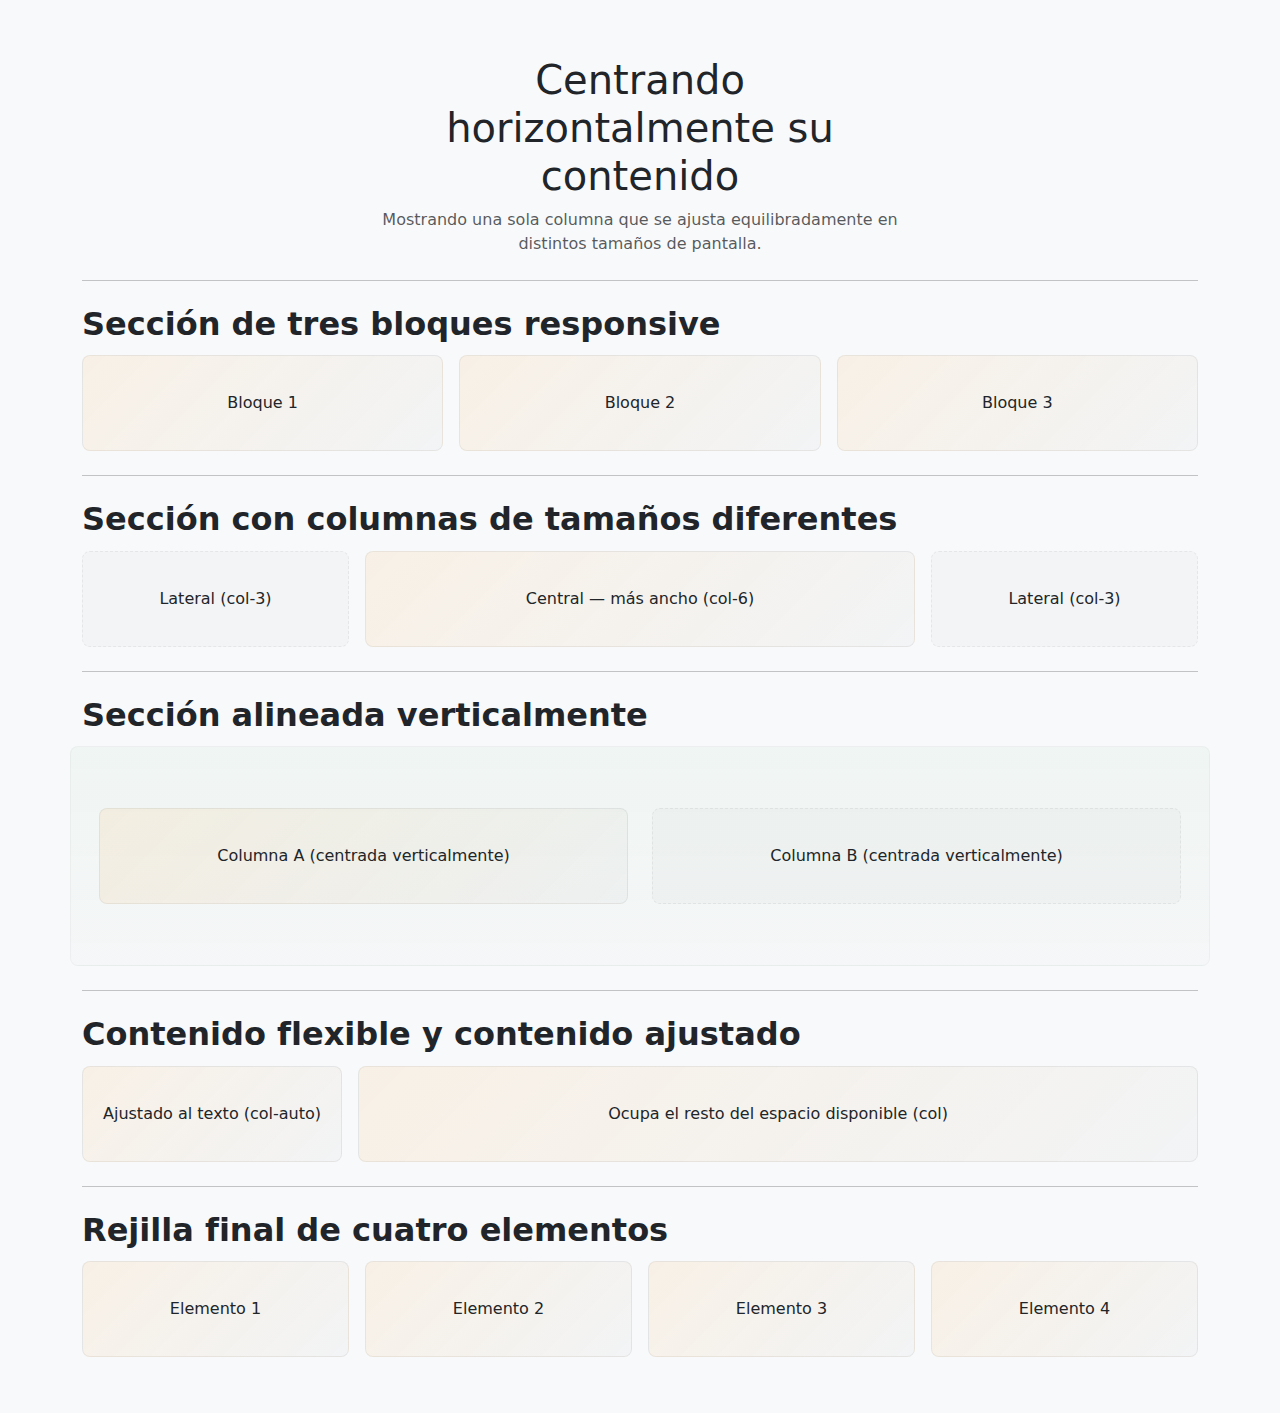
<file: boostrap1/index.html>
<!-- Archivo: layout_practica.html -->
<!doctype html>
<html lang="es">

<head>
    <meta charset="utf-8" />
    <meta name="viewport" content="width=device-width, initial-scale=1" />
    <title>Layout - Práctica Bootstrap</title>

    <!-- Bootstrap CSS (CDN) -->
    <link href="https://cdn.jsdelivr.net/npm/bootstrap@5.3.3/dist/css/bootstrap.min.css" rel="stylesheet">

    <style>
        /* Estilos simples para bloques visuales */
        .block {
            background: linear-gradient(135deg, rgba(255, 145, 0, 0.08), rgba(108, 117, 125, 0.04));
            border: 1px solid rgba(0, 0, 0, 0.06);
            padding: 1.25rem;
            border-radius: .5rem;
            min-height: 6rem;
            display: flex;
            align-items: center;
            justify-content: center;
            text-align: center;
        }

        .block-ghost {
            background: rgba(0, 0, 0, 0.02);
            border: 1px dashed rgba(5, 3, 3, 0.06);
        }

        .section-title {
            font-weight: 600;
            margin-bottom: .75rem;
        }

        /* Para la fila de altura fija (sección 4) */
        .fixed-row {
            height: 220px;
            background: linear-gradient(180deg, rgba(40, 167, 69, 0.04), rgba(108, 117, 125, 0.02));
            border-radius: .5rem;
            border: 1px solid rgba(0, 0, 0, 0.03);
            padding: 1rem;
        }

        body {
            padding: 2rem;
            background: #f8f9fa;
        }
    </style>
</head>

<body>

    <div class="container">

        <!-- 1. Encabezado centrado -->
        <header class="my-4">
            <!-- Col única, centrada horizontalmente; más estrecha en pantallas grandes y más ancha en pequeñas -->
            <div class="row">
                <div class="col-12 col-lg-8 col-xl-6 mx-auto text-center">
                    <h1 class="mb-2">Centrando horizontalmente su contenido</h1>
                    <p class="text-muted mb-0">Mostrando una sola columna que se ajusta equilibradamente en distintos
                        tamaños de pantalla.</p>
                </div>
            </div>
        </header>

        <hr />

        <!-- 2. Sección de tres bloques responsive -->
        <section class="my-4">
            <h2 class="section-title">Sección de tres bloques responsive</h2>
            <div class="row g-3">
                <!-- En pantallas pequeñas (col-12) uno debajo de otro;
             en md (>=768px) dos por fila (col-md-6);
             en lg (>=992px) tres en una fila (col-lg-4) -->
                <div class="col-12 col-md-6 col-lg-4">
                    <div class="block">Bloque 1</div>
                </div>
                <div class="col-12 col-md-6 col-lg-4">
                    <div class="block">Bloque 2</div>
                </div>
                <div class="col-12 col-md-6 col-lg-4">
                    <div class="block">Bloque 3</div>
                </div>
            </div>
        </section>

        <hr />

        <!-- 3. Sección con columnas de tamaños diferentes -->
        <section class="my-4">
            <h2 class="section-title">Sección con columnas de tamaños diferentes</h2>
            <div class="row g-3">
                <!-- Combinación fija (suma = 12). Usamos col-3 / col-6 / col-3
             (comportamiento NO cambia con el tamaño de pantalla) -->
                <div class="col-3">
                    <div class="block block-ghost">Lateral (col-3)</div>
                </div>
                <div class="col-6">
                    <div class="block">Central — más ancho (col-6)</div>
                </div>
                <div class="col-3">
                    <div class="block block-ghost">Lateral (col-3)</div>
                </div>
            </div>
        </section>

        <hr />

        <!-- 4. Sección alineada verticalmente -->
        <section class="my-4">
            <h2 class="section-title">Sección alineada verticalmente</h2>
            <!-- Usamos align-items-center para centrar verticalmente el contenido de las columnas.
           La fila tiene altura fija mediante la clase .fixed-row -->
            <div class="row fixed-row align-items-center">
                <div class="col-6">
                    <div class="block">Columna A (centrada verticalmente)</div>
                </div>
                <div class="col-6">
                    <div class="block block-ghost">Columna B (centrada verticalmente)</div>
                </div>
            </div>
        </section>

        <hr />

        <!-- 5. Sección con contenido flexible y contenido ajustado -->
        <section class="my-4">
            <h2 class="section-title">Contenido flexible y contenido ajustado</h2>
            <div class="row g-3">
                <!-- col-auto se ajusta exactamente al texto; col ocupa el resto -->
                <div class="col-auto">
                    <div class="block">Ajustado al texto (col-auto)</div>
                </div>
                <div class="col">
                    <div class="block">Ocupa el resto del espacio disponible (col)</div>
                </div>
            </div>
        </section>

        <hr />

        <!-- 6. Rejilla final de cuatro elementos -->
        <section class="my-4">
            <h2 class="section-title">Rejilla final de cuatro elementos</h2>
            <!-- row con gap uniforme (g-3).
           En pantallas pequeñas: col-12 (1 por fila)
           En pantallas medianas: col-md-6 (2 por fila)
           En pantallas grandes: col-lg-3 (4 por fila) -->
            <div class="row g-3">
                <div class="col-12 col-md-6 col-lg-3">
                    <div class="block">Elemento 1</div>
                </div>
                <div class="col-12 col-md-6 col-lg-3">
                    <div class="block">Elemento 2</div>
                </div>
                <div class="col-12 col-md-6 col-lg-3">
                    <div class="block">Elemento 3</div>
                </div>
                <div class="col-12 col-md-6 col-lg-3">
                    <div class="block">Elemento 4</div>
                </div>
            </div>
        </section>

    </div>

    <!-- Bootstrap JS (opcional: para componentes JS si se usan) -->
    <script src="https://cdn.jsdelivr.net/npm/bootstrap@5.3.3/dist/js/bootstrap.bundle.min.js"></script>
</body>

</html>
</file>
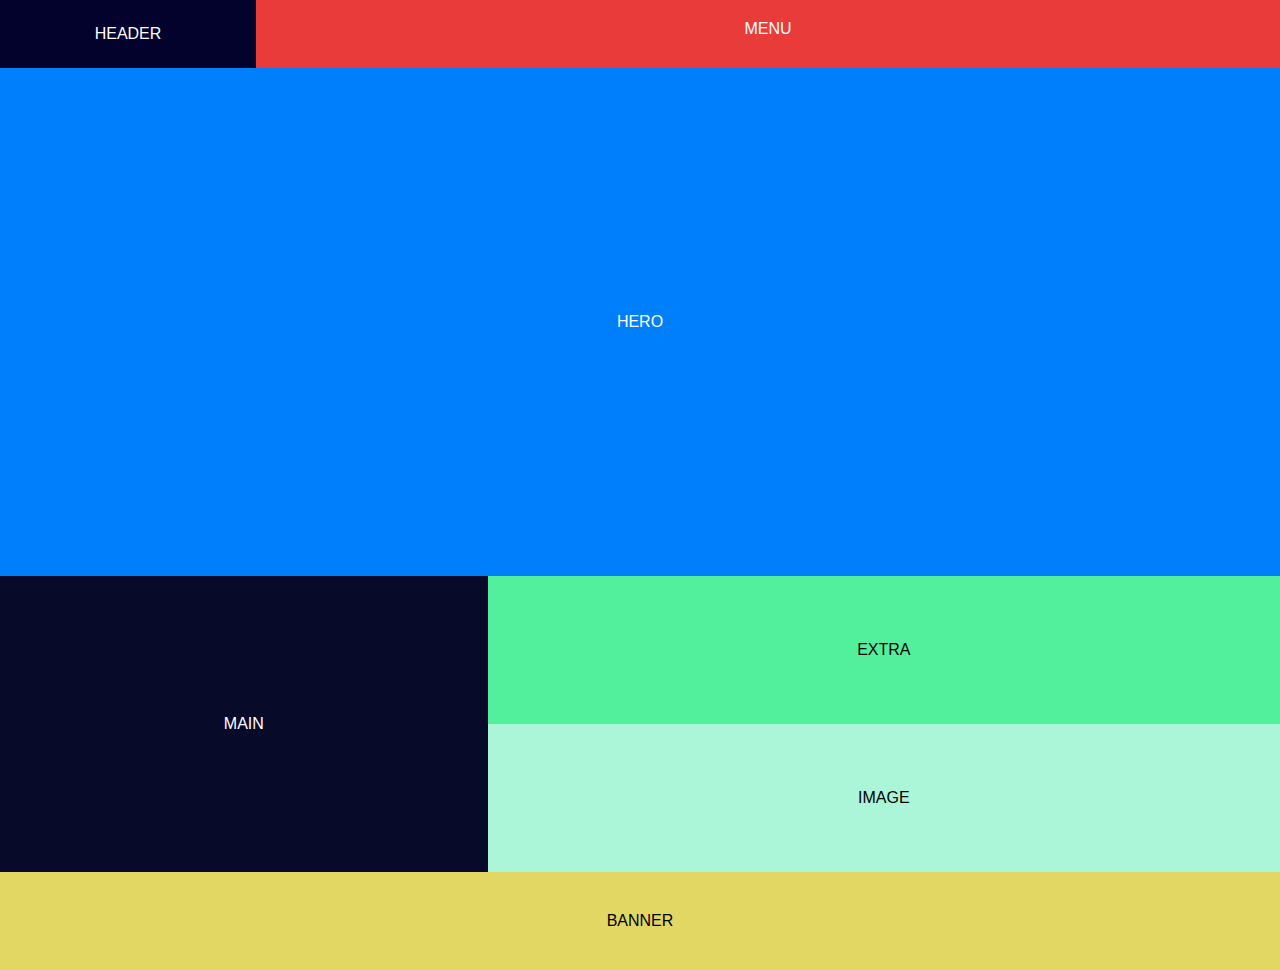
<file: diseño_flex/index.html>
<!DOCTYPE html>
<html lang="en">
<head>
    <meta charset="UTF-8">
    <meta name="viewport" content="width=device-width, initial-scale=1.0">
    <title>Diseño de flex - Ray</title>
    <link rel="stylesheet" href="style.css">
</head>
<body>
    <div class="bloque-superior">
        <header>HEADER</header>
        <nav class="menu-desktop">MENU</nav>
    </div>

    <div class="hero">
        HERO
    </div>

    <div class="bloque-principal">
        <nav class="menu-tablet">MENU</nav>
        <div class="bloque-secundario">
            <main>
                MAIN
            </main>
            <div class="banner">BANNER</div>
            <div class="bloque-tercero">
                <div class="extra">EXTRA</div>
                <div class="image">IMAGE</div>
            </div>
        </div>
        <div class="banner-desktop">BANNER</div>
    </div>
</body>
</html>
</file>
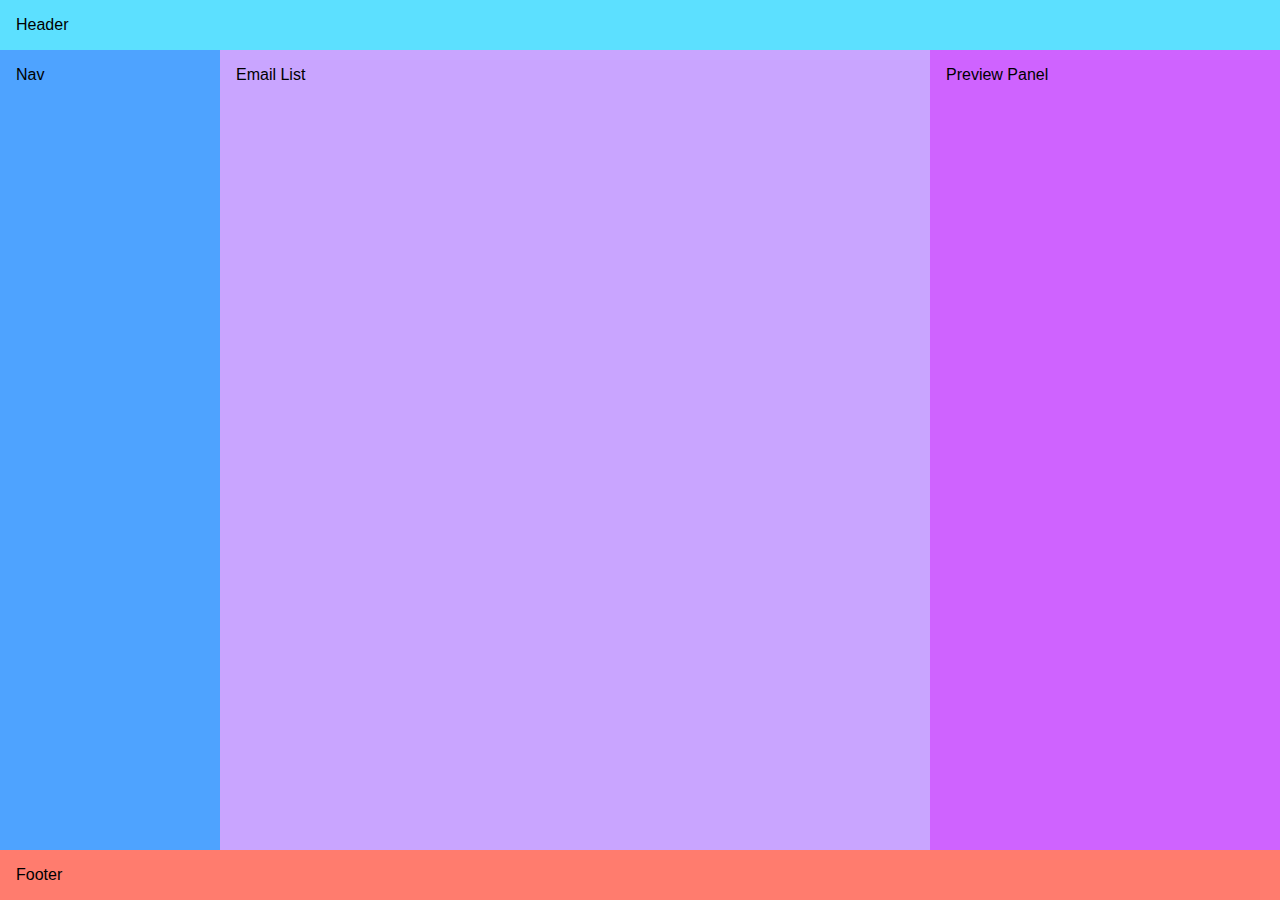
<file: grid/index.html>
<!DOCTYPE html>
<html lang="es">
<head>
    <meta charset="UTF-8">
    <meta name="viewport" content="width=device-width, initial-scale=1.0">
    <title>Email Layout Grid</title>
    <link rel="stylesheet" href="style.css">
</head>
<body>
    
    <header>Header</header>
    <nav>Nav</nav>
    <main>Email List</main>
    <aside>Preview Panel</aside>
    <footer>Footer</footer>

</body>
</html>
</file>
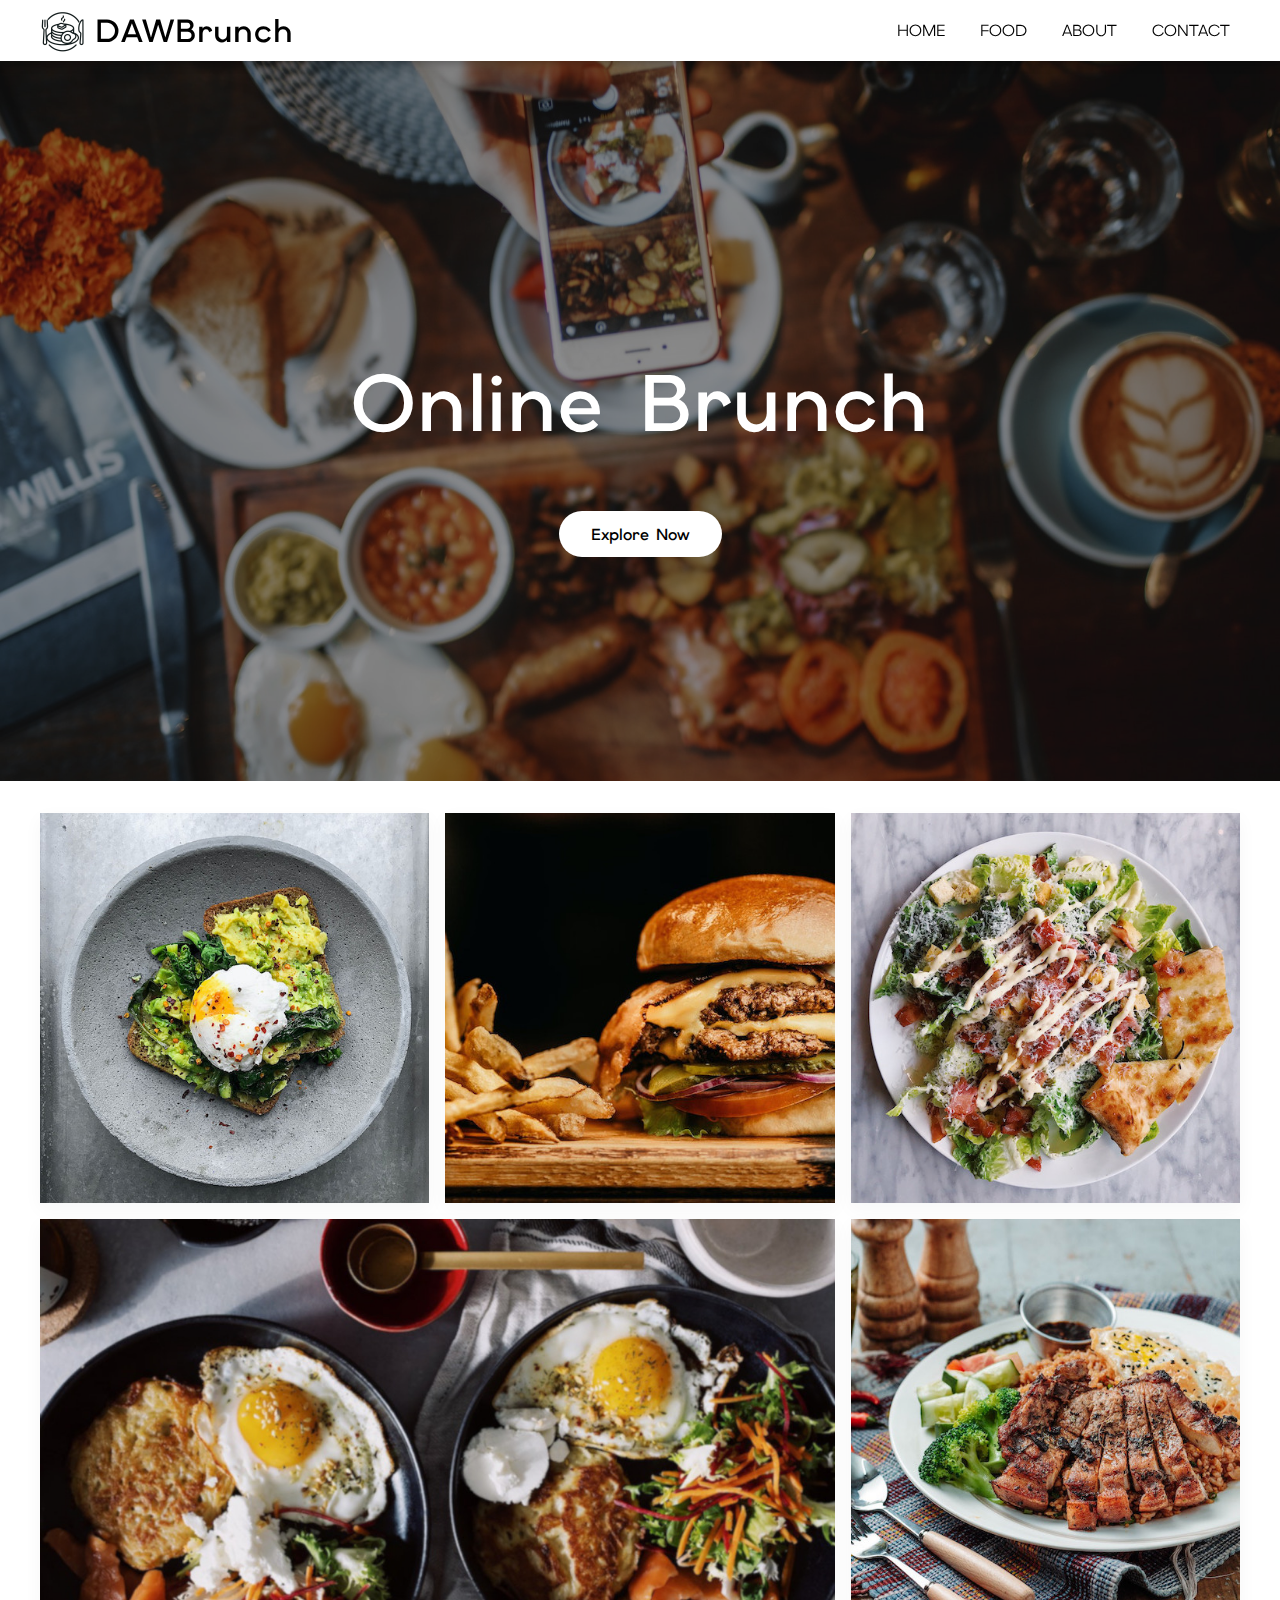
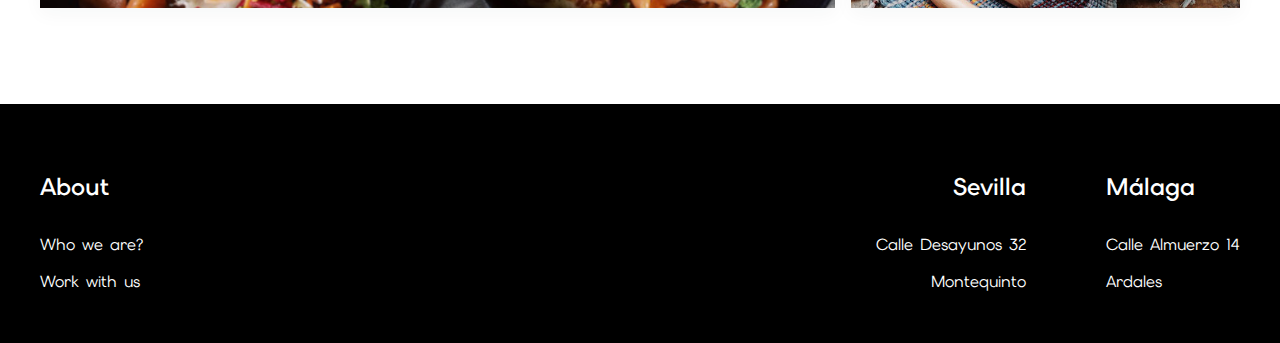
<file: RayPalmaM_examen_UD2/index.html>
<!DOCTYPE html>
<html lang="es">
    <head>
        <meta charset="utf-8" />
        <meta name="viewport" content="width=device-width,initial-scale=1" />
        <title>DAWBrunch - Ray Palma M</title>
        <link rel="stylesheet" href="style.css" />
    </head>
    <body>
        <header>
            <div class="container header-inner">
                <div class="brand">
                    <img class="brand-logo" width="45px" src="images/brunchLogoBlanco.png" alt=""> <h1>DAWBrunch</h1>
                </div>

                <nav>
                    <ul>
                        <li><a href="#home">HOME</a></li>
                        <li><a href="#">FOOD</a></li>
                        <li><a href="#">ABOUT</a></li>
                        <li><a href="#">CONTACT</a></li>
                    </ul>
                </nav>
            </div>
        </header>

        <main id="home">
            <section class="hero">
                <div class="hero-content container">
                    <h2 class="title">Online Brunch</h2>
                    
                    <div class="hero-actions">
                        <a href="#explore" class="btn">Explore Now</a>
                    </div>
                </div>
            </section>

            <section id="explore" class="container">
                <div class="grid-fotos">
                    <div class="card">
                        <img src="images/food-1.jpg"/>
                    </div>

                    <div class="card">
                        <img src="images/food-2.jpg"/>
                    </div>

                    <div class="card">
                        <img src="images/food-3.jpg"/>
                    </div>

                    <div class="card">
                        <img src="images/food-banner.jpg"/>
                    </div>

                    <div class="card">
                        <img src="images/food-5.jpg"/>
                    </div>
                </div>
            </section>
        </main>

        <footer>
            <div class="container footer-inner">
                <div class="footer-brand">
                    <h4>About</h4>
                    <p>Who we are?</p>
                    <p>Work with us</p>
                </div>

                <div class="footer-contacts-container">
                    <div class="footer-contacts-1">
                        <h4>Sevilla</h4>
                        <p>Calle Desayunos 32</p>
                        <p>Montequinto</p>
                    </div>

                    <div class="footer-contacts-2">
                        <h4>Málaga</h4>
                        <p>Calle Almuerzo 14</p>
                        <p>Ardales</p>
                    </div>
                </div>
            </div>
        </footer>
    </body>
</html>
</file>
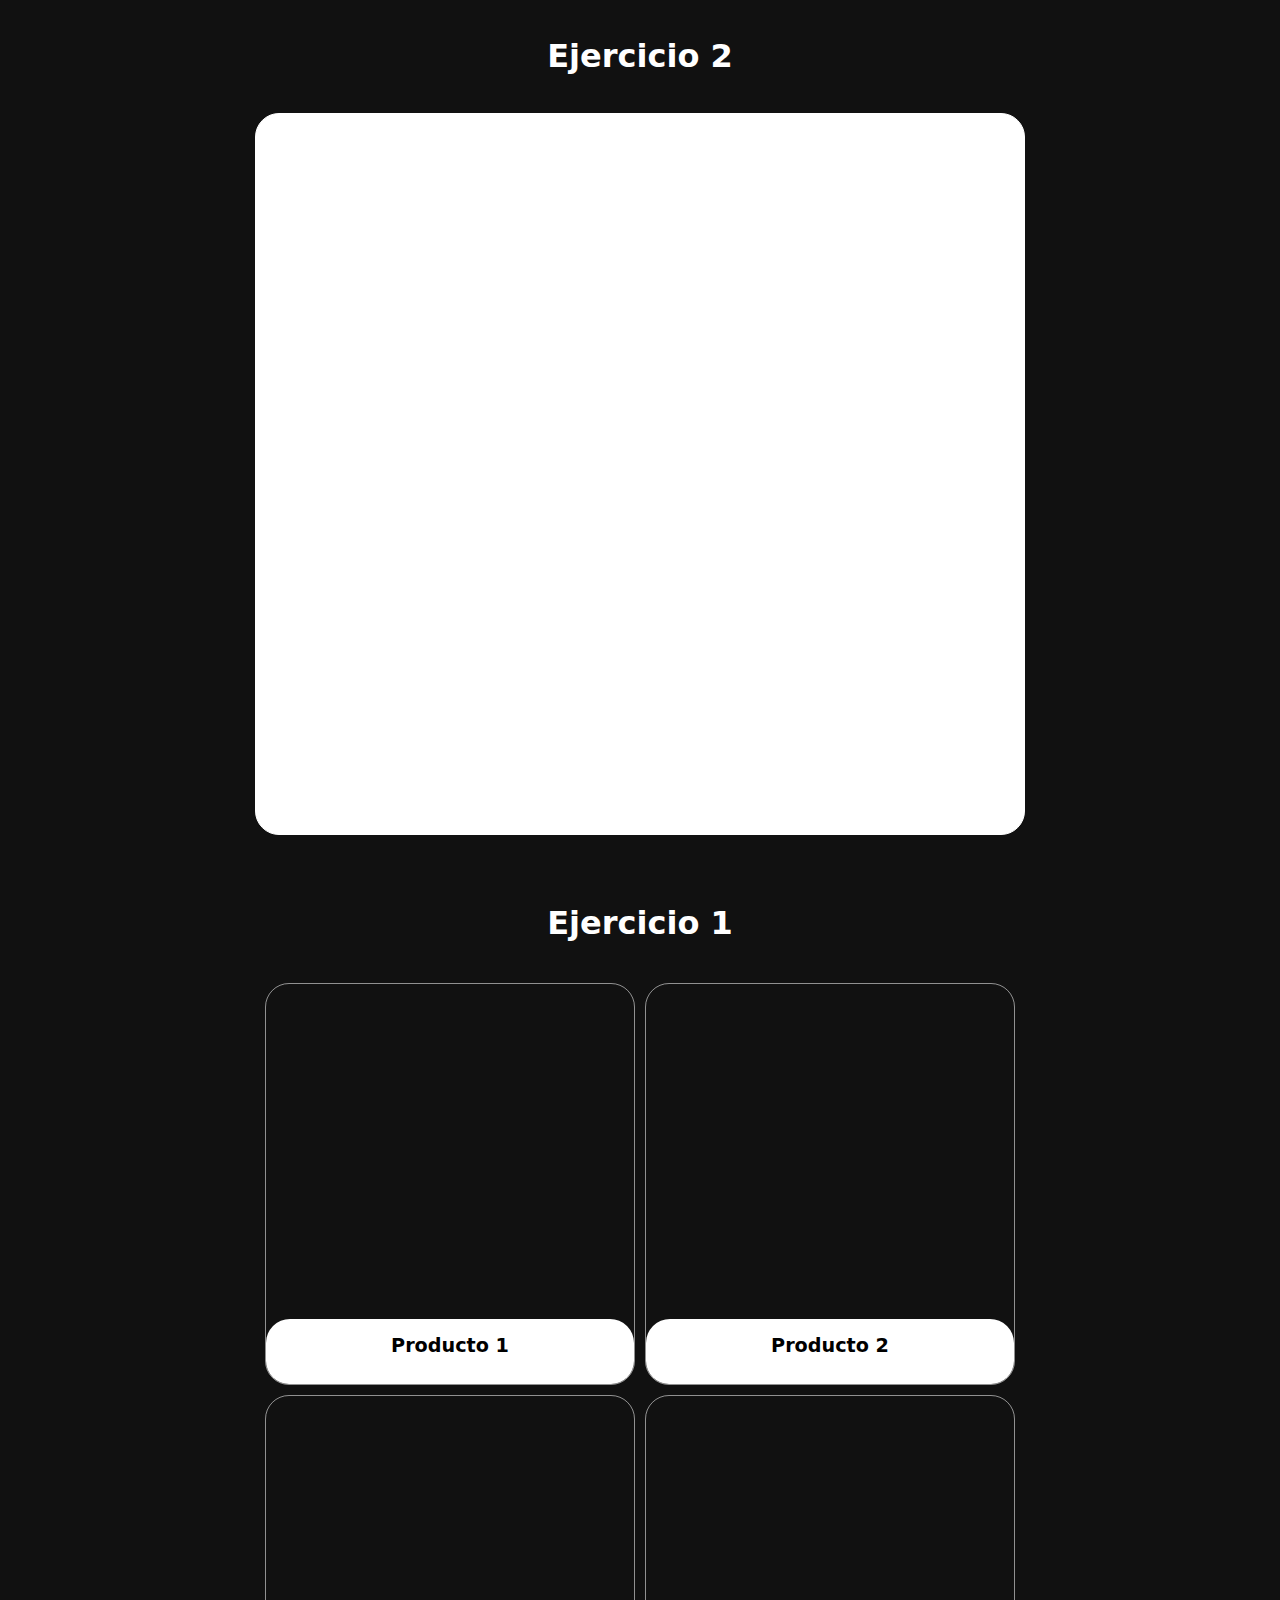
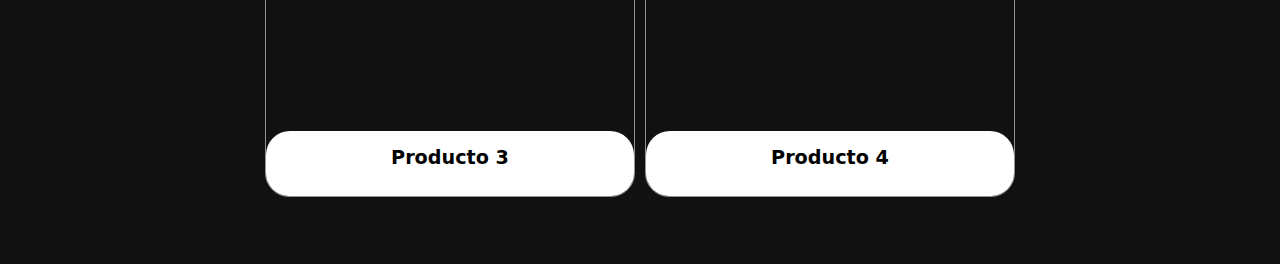
<file: transiciones_y_animaciones/index.html>
<!DOCTYPE html>
<html lang="es">

<head>
    <meta charset="UTF-8">
    <title>Ray Palma | Transiciones y animaciones</title>
    <link rel="stylesheet" href="style.css">
</head>

<body>

    <main>
        <h1 class="title">Ejercicio 2</h1>
        <div id="grid">
            <div class="left"></div>
            <div class="center"></div>
            <div class="right"></div>
        </div>

        <section class="ej1">
            <h1 class="title">Ejercicio 1</h1>
            <div class="products-grid">
                <article class="card">
                    <div class="card-content">
                        <h2>Producto 1</h2>
                        <p>Subtítulo del producto 1: Lorem ipsum dolor sit amet consectetur adipisicing elit. Facilis excepturi suscipit, voluptate corrupti nihil minus commodi doloribus. Dolorem, optio corrupti eveniet consectetur, tempore neque fuga eos, sunt laborum atque amet.</p>
                    </div>
                </article>
                <article class="card">
                    <div class="card-content">
                        <h2>Producto 2</h2>
                        <p>Subtítulo del producto 2: Lorem ipsum dolor sit amet consectetur adipisicing elit. Facilis excepturi suscipit, voluptate corrupti nihil minus commodi doloribus. Dolorem, optio corrupti eveniet consectetur, tempore neque fuga eos, sunt laborum atque amet.</p>
                    </div>
                </article>
                <article class="card">
                    <div class="card-content">
                        <h2>Producto 3</h2>
                        <p>Subtítulo del producto 3: Lorem ipsum dolor sit amet consectetur adipisicing elit. Facilis excepturi suscipit, voluptate corrupti nihil minus commodi doloribus. Dolorem, optio corrupti eveniet consectetur, tempore neque fuga eos, sunt laborum atque amet.</p>
                    </div>
                </article>
                <article class="card">
                    <div class="card-content">
                        <h2>Producto 4</h2>
                        <p>Subtítulo del producto 4: Lorem ipsum dolor sit amet consectetur adipisicing elit. Facilis excepturi suscipit, voluptate corrupti nihil minus commodi doloribus. Dolorem, optio corrupti eveniet consectetur, tempore neque fuga eos, sunt laborum atque amet.</p>
                    </div>
                </article>
            </div>
        </section>
    </main>
</body>

</html>
</file>
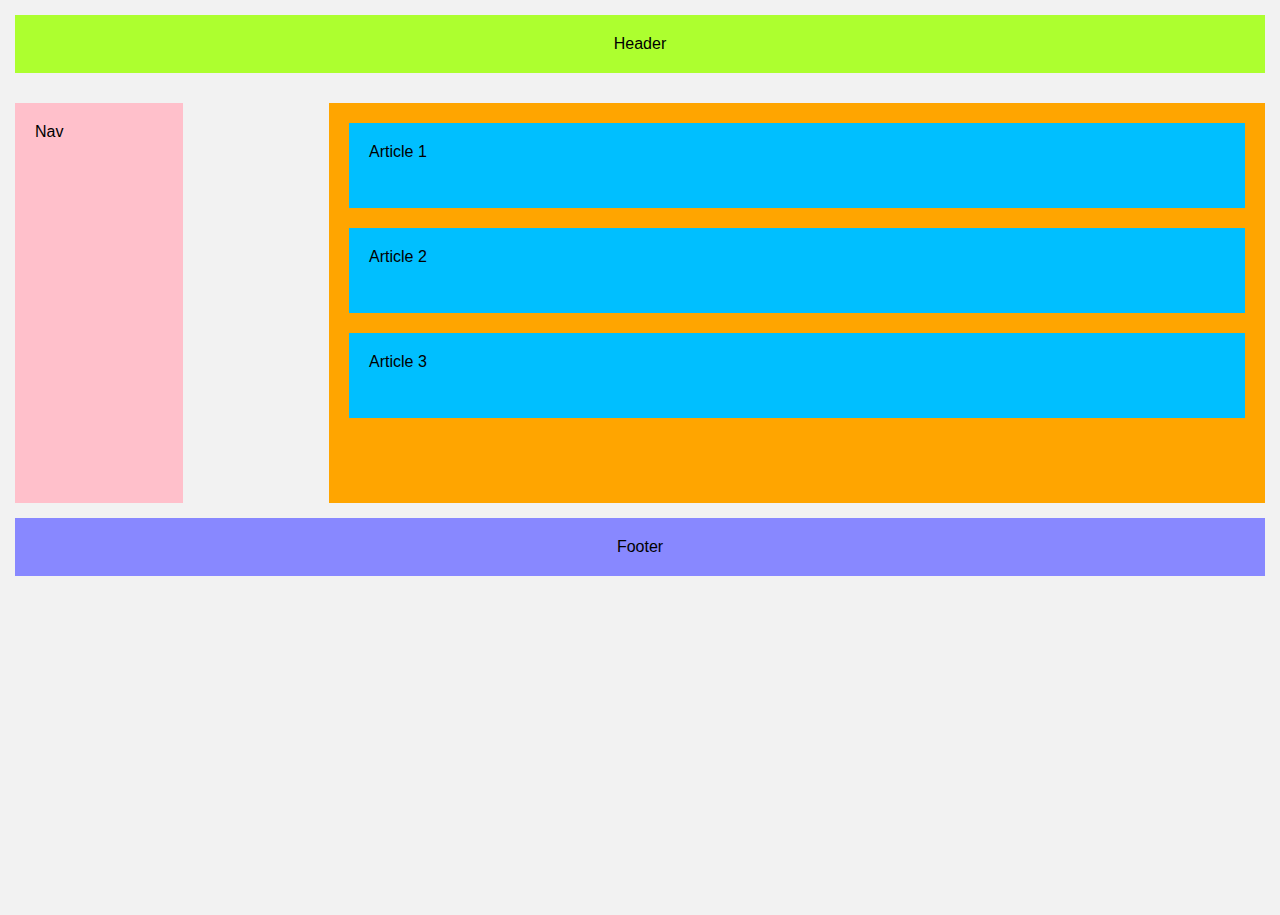
<file: prueba2_6_10_25.html>
<!DOCTYPE html>
<html lang="en">
<head>
<meta charset="UTF-8">
<meta name="viewport" content="width=device-width, initial-scale=1.0">
<title>Layout</title>
<style>

    body {
        margin: 0;
        font-family: Arial, sans-serif;
        background-color: #f2f2f2;
        box-sizing: border-box;
        min-height: 100vh;
    }

    header {
        background-color: greenyellow;
        padding: 20px;
        text-align: center;
        clear: both;
        margin: 15px;
    }

    nav {
        background-color: pink;
        width: 10%;
        float: left;
        padding: 20px;
        min-height: 40vh;
        margin: 15px;
    }

    main {
        background-color: orange;
        margin: 15px;
        float: right;
        height: 40vh;
        width: 70%;
        padding: 20px;
    }

    article {
        background-color: deepskyblue;
        padding: 20px;
        margin-bottom: 20px;
        height: 5vh;
    }

    footer {
        margin: 15px;
        background-color: #8888ff;
        text-align: center;
        padding: 20px;
        clear: both;
    }
</style>
</head>
<body>
    <header>Header</header>
    <nav>Nav</nav>
    <main>
        <article>Article 1</article>
        <article>Article 2</article>
        <article>Article 3</article>
    </main>
    <footer>Footer</footer>
</body>
</html>
</file>
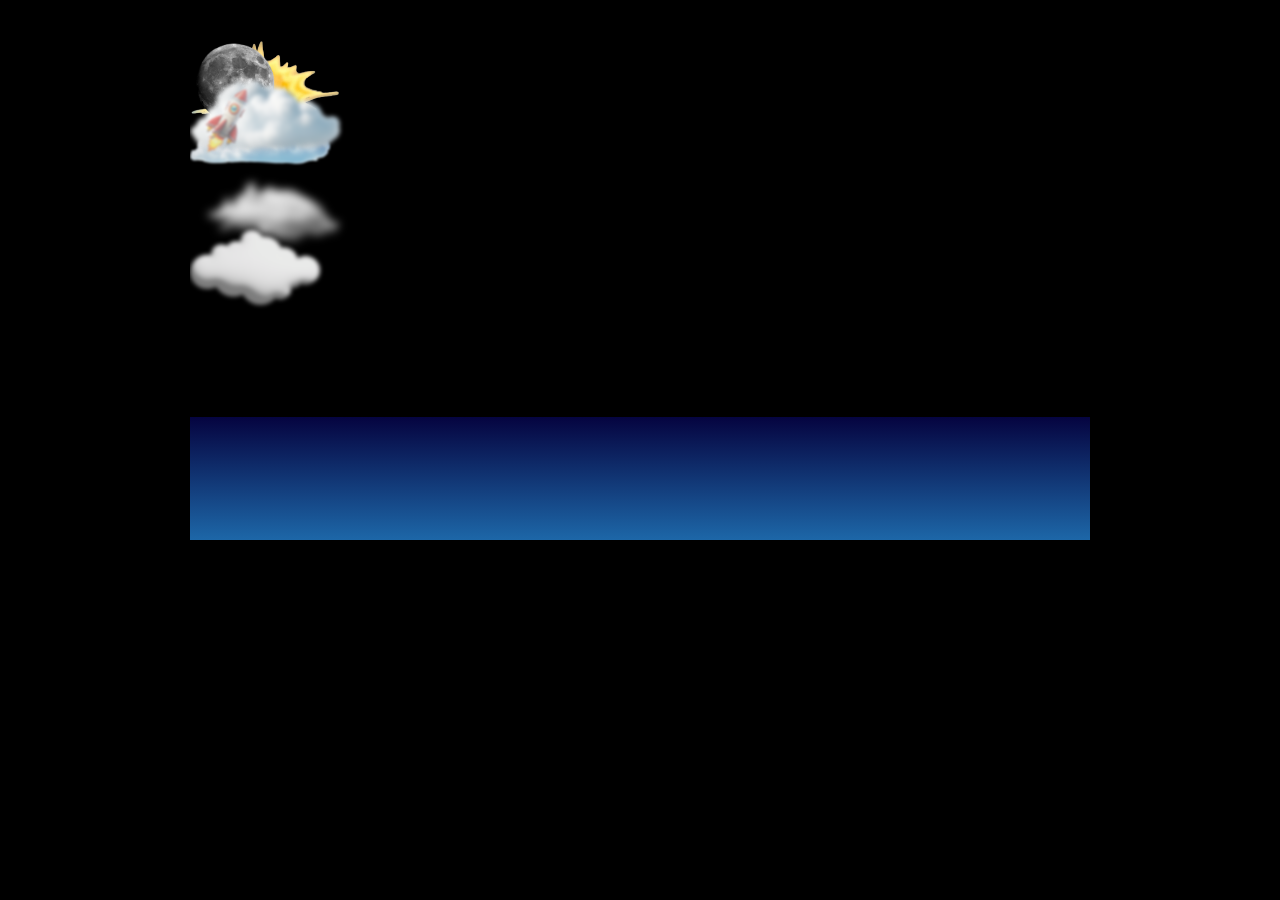
<file: animacion_atardecer/ej2.html>
<!DOCTYPE html>
<html>
	<head>
		<meta charset="utf-8">
		<title>Ejercicio 2</title>
		<link href="ej2.css" rel="stylesheet"/>
	</head>
	<body>
		<div id="ej2">
			<div id="animacion-cielo">
				<div id="agua"></div>
				<img src="imagenes/sol.png" alt="" id="sol" />
				<img src="imagenes/luna.png" alt="" id="luna" />
				<img src="imagenes/nube1.png" alt="" id="nube1" />
				<img src="imagenes/nube2.png" alt="" id="nube2" />
				<img src="imagenes/nube3.png" alt="" id="nube3" />
				<img src="imagenes/nube4.png" alt="" id="nube4" />

				<img src="imagenes/cohete.png" alt="" id="cohete">
			</div>
		</div>
	</body>
</html>
</file>
<file: diseño_flex/style.css>
:root {
    --color-header: rgb(2, 2, 45);
    --color-hero: #007FFC;
    --color-menu: #ea3b3b;
    --color-banner: #e3d764;
    --color-extra: #52f09c;
    --color-image: #abf6d8;
    --color-main: #080a2a;
}

* {
    box-sizing: border-box; /*el padding no suma al tamaño total tanto en desktop, movil o tablet*/
}

body {
    margin: 0;
    font-family: Arial, sans-serif;
    background-color: #f2f2f2;
    min-height: 100vh;
    display: flex;
    flex-direction: column;
    justify-content: space-between;
    max-width: 100%;
    overflow-x: hidden;
}

header {
    background-color: var(--color-header);
    padding: 25px;
    text-align: center;
    clear: both;
    color: #fff;
    width: 20%;
}

.menu-desktop {
    background-color: var(--color-menu);
    padding: 20px;
    text-align: center;
    color: #fff;
    width: 80%;
}

.menu-tablet {
    display: none;
    color: #fff;
    align-content: center;
}

.bloque-superior {
    display: flex;
    flex-direction: row;
    justify-content: space-between;
}

.bloque-secundario {
    display: flex;
    flex-direction: row;
}

.bloque-tercero {
    display: flex;
    flex-direction: column;
    width: 100%;
}

.hero {
    background-color: var(--color-hero);
    padding: 245px;
    text-align: center;
    color: #fff;
}

main {
    background-color: var(--color-main);
    padding: 120px;
    text-align: center;
    align-content: center;
    color: white;
    width: 50%;
}

.banner-desktop {
    display: block;
    background-color: var(--color-banner);
    padding: 40px;
    text-align: center;
}

.banner {
    display: none;
}

.extra {
    background-color: var(--color-extra);
    padding: 65px;
    text-align: center;
}

.image {
    background-color: var(--color-image);
    padding: 65px;
    text-align: center;
}

/*TABLET*/

@media screen and (max-width: 1024px) {
    body {
        margin: 0;
        font-family: Arial, sans-serif;
        background-color: #f2f2f2;
        box-sizing: border-box;
        min-height: 100vh;
        display: flex;
        flex-direction: column;
        justify-content: space-between;
    }

    header {
        background-color: var(--color-header);
        padding: 25px;
        text-align: center;
        clear: both;
        color: #fff;
        width: 100%;
    }

    .bloque-superior {
        display: flex;
        width: 100%;
    }

    .bloque-principal {
        display: flex;
        flex-direction: row;
        justify-content: space-between;
        flex-grow: 1;
    }

    .bloque-secundario {
        display: flex;
        flex-direction: column;
        flex-grow: 1;
        width: 100%;
    }

    .bloque-tercero {
        display: flex;
        flex-direction: row;
        flex-grow: 1;
        justify-content: space-between;
    }

    .menu-desktop {
        display: none;
    }

    .menu-tablet {
        display: block;
        background-color: var(--color-menu);
        padding: 20px;
        text-align: center;
        color: #fff;
        width: 20%;
    }

    .hero {
        background-color: var(--color-hero);
        padding: 90px;
        text-align: center;
        color: #fff;
    }

    main {
        background-color: var(--color-main);
        padding: 120px;
        text-align: center;
        color: white;
        width: 100%;
    }

    .banner {
        display: block;
        background-color: var(--color-banner);
        padding: 100px;
        text-align: center;
    }

    .extra {
        background-color: var(--color-extra);
        padding: 40px;
        text-align: center;
        align-content: center;
        width: 70%;
    }

    .image {
        background-color: var(--color-image);
        padding: 40px;
        text-align: center;
        align-content: center;
        width: 30%;
    }

    .banner-desktop {
        display: none;
    }
}

/*MOVIL*/

@media screen and (max-width: 600px) {
    body {
        margin: 0;
        font-family: Arial, sans-serif;
        background-color: #f2f2f2;
        box-sizing: border-box;
        min-height: 100vh;
        display: flex;
        flex-direction: column;
        justify-content: space-between;
    }

    header {
        background-color: var(--color-header);
        padding: 20px;
        text-align: center;
        clear: both;
        color: #fff;
        width: 100%;
    }

    .bloque-superior {
        display: flex;
        flex-direction: column;
        justify-content: space-between;
        width: 100%;
    }

    .banner-desktop {
        display: none;
    }

    .bloque-principal {
        display: flex;
        flex-direction: column;
        justify-content: space-between;
        width: 100%;
    }

    .bloque-secundario {
        display: flex;
        flex-direction: column;
        justify-content: space-between;
        width: 100%;
    }

    .bloque-tercero {
        display: flex;
        flex-direction: column;
        justify-content: space-between;
        width: 100%;
    }

    .menu-desktop {
        display: block;
        background-color: var(--color-menu);
        padding: 20px;
        text-align: center;
        color: #fff;
        width: 100%;
    }

    .menu-tablet {
        display: none;
    }

    .hero {
        background-color: var(--color-hero);
        padding: 90px;
        text-align: center;
        color: #fff;
        width: 100%;
    }

    main {
        background-color: var(--color-main);
        padding: 150px;
        text-align: center;
        color: white;
        width: 100%;
    }

    .banner {
        display: block;
        background-color: var(--color-banner);
        padding: 50px;
        text-align: center;
        width: 100%;
    }

    .extra {
        background-color: var(--color-extra);
        padding: 50px;
        text-align: center;
        width: 100%;
    }

    .image {
        background-color: var(--color-image);
        padding: 50px;
        text-align: center;
        width: 100%;
    }
}
</file>
<file: grid/style.css>
* {
    margin: 0;
    padding: 0;
    box-sizing: border-box;
}
body {
    font-family: sans-serif;
}

/* MOVIL */
body {
    display: grid;
    grid-template-rows: auto auto 1fr 1fr auto;
    grid-template-columns: 1fr;
    min-height: 100vh;
}

header {
    background: #5ce0ff;
    padding: 1rem;
}

nav {
    background: #4ea3ff;
    padding: 1rem;
}

main {
    background: #c9a5ff;
    padding: 1rem;
}

aside {
    background: #cf63ff;
    padding: 1rem;
}

footer {
    background: #ff7c6e;
    padding: 1rem;
}

/* TABLET */
@media (min-width: 768px) {
    body {
        grid-template-columns: 200px 1fr;
        grid-template-rows: auto 1fr 1fr auto;
        grid-template-areas:
            "header header"
            "nav main"
            "nav aside"
            "footer footer";
    }

    header { grid-area: header; }
    nav { grid-area: nav; }
    main { grid-area: main; }
    aside { grid-area: aside; }
    footer { grid-area: footer; }
}

/* ORDENADOR */
@media (min-width: 1024px) {
    body {
        grid-template-columns: 220px 1fr 350px;
        grid-template-rows: auto 1fr auto;
        grid-template-areas:
            "header header header"
            "nav main aside"
            "footer footer footer";
    }
}
</file>
<file: RayPalmaM_examen_UD2/style.css>
@font-face {
    font-family: "ElmsSans";
    src: url("font/ElmsSans-Regular.ttf") format("woff2");
    font-weight: 400;
    font-style: normal; /*fuente de texto normal*/
    font-display: swap; /*estuve leyendo sobre esto y creo que es bastante importante utilizarlo: https://developer.mozilla.org/es/docs/Web/CSS/Reference/At-rules/@font-face/font-display*/
}

@font-face {
    font-family: "ElmsSans";
    src: url("font/ElmsSans-SemiBold.ttf") format("woff2");
    font-weight: 700;
    font-style: bold; /*para que se use cuando se pone en negrita*/
    font-display: swap;
}

:root {
    --background: #fff;
    --text: #000;
}

body {
    font-family: "ElmsSans", sans-serif;
    background: var(--background);
    color: var(--text);
    margin: 0;
}

.container {
    max-width: 1200px;;
    margin: 0 auto;
    padding: 1rem;
}


header {
    background-color: var(--background);
    box-shadow: 0 1px 10px #0000005b;
    position: sticky;
    top: 0;
    z-index: 20;
}

.header-inner {
    display: flex;
    align-items: center;
    justify-content: space-between;
    gap: 10px;
    padding: 0.5rem 1.5rem;
}

.brand h1 {
    margin: 0;
    letter-spacing: 1px;
    color: var(--text);
}

.brand {
    display: flex;
    gap: 10px;
    align-items: center;
}

nav ul {
    display: flex;
    gap: 1rem;
    list-style: none;
    margin: 0;
    padding: 0;
}

nav a {
    text-decoration: none;
    color: var(--text);
    padding: 0.4rem 0.6rem;
    border-radius: 8px;
}

nav a:hover {
    text-decoration: underline;
}


.btn {
    display: inline-block;
    margin-top: 3rem;
    padding: 0.8rem 2rem;
    border-radius: 999px;
    text-decoration: none;
    text-align: center;
    border: none;
    cursor: pointer;
    background: var(--background);
    color: var(--text);
    font-weight: 600;
}

.hero {
    position: relative;
    width: 100%;
    height: 80vh;
    background-image: url("images/hero.jpg");
    background-size: cover;
    background-position: center;
    display: flex;
    align-items: center;
}

.hero::before { /* esto crea una capa virtual con la que podré darle un fondo más oscuro */
    content: "";
    position: absolute;
    inset: 0;
    background: rgba(0, 0, 0, 0.4);
}

.hero-content { /*para situar el texto ENCIMA del fondo*/
    position: relative;
    z-index: 2;
    max-width: 700px;
}

.hero .title {
    font-size: 5rem;
    letter-spacing: 1px;
    margin-bottom: 0.5rem;
    font-weight: 700;
    color: #fff;
}

.hero-actions {
    display: flex;
    justify-content: center;
}

.grid-fotos {
    display: grid;
    gap: 1rem;
    margin-top: 1rem;
    grid-template-columns: 1fr 1fr 1fr;
    grid-template-rows: 1fr 1fr;
    grid-template-areas:
        "card1 card2 card3"
        "card4 card4 card5";
}

.card:nth-child(1) { grid-area: card1; }
.card:nth-child(2) { grid-area: card2; }
.card:nth-child(3) { grid-area: card3; }
.card:nth-child(4) { grid-area: card4; }
.card:nth-child(5) { grid-area: card5; }


.card {
    background: white;
    overflow: hidden;
    box-shadow: 0 6px 18px rgba(11, 42, 63, 0.04);
    display: flex;
    flex-direction: column;
    justify-content: space-between;
}

.card img {
    width: 100%;
    height: 100%;
    object-fit: cover;
    transition: all 0.4s ease;
    cursor: pointer;
}

.card img:hover {
    transform: scale(1.05);
    filter: brightness(1.1);
    transition: all 0.2s ease-in-out;
}


footer {
    margin-top: 5rem;
    background-color: #000;
    color: #fff;
    padding: 1.2rem 0;
}

.footer-inner {
    display: flex;
    gap: 1rem;
    align-items: center;
    justify-content: space-between;
}

h4 {
    font-size: 1.5rem;
}

.footer-contacts-container {
    display: flex;
    gap: 5rem;
}

.footer-contacts-1 {
    text-align: right;
}

.footer-contacts-2 {
    text-align: left;
}


/*Tema oscuro por defecto*/
/*DESCOMENTA ESTE BLOQUE PARA VER LA WEB EN MODO OSCURO*/


/* @media (prefers-color-scheme: dark) {
    body {
        background-color: #000;
        color: #fff;
    }

    header {
        background-color: #000;
        color: #fff;
    }

    .brand h1 {
        color: #fff;
    }

    nav a {
        color: #fff;
    }

    .btn {
        background-color: #000;
        color: #fff;
    }

    .brand-logo {
        filter: invert();
    }
} */


@media (max-width: 768px) {

    nav ul {
        flex-direction: column;
    }

    .footer-inner {
        flex-direction: column;
        align-items: flex-start;
        gap: 0.6rem;
    }

    .footer-contacts-1 {
        text-align: left;
    }

    .footer-contacts-2 {
        text-align: right;
    }
}


@media (max-width:900px) {

    .hero {
        height: 50vh;
    }

    .hero .title {
        font-size: 2.2rem;
    }

    .header-inner {
        flex-direction: column;
        align-items: flex-start;
        gap: 0.5rem;
    }

    .grid-fotos  {
        grid-template-columns: 1fr 1fr;
        grid-template-rows: 1fr 1fr 1fr;
        grid-template-areas:
            "card1 card2"
            "card4 card4"
            "card3 card5";
    }

    h4 {
        font-size: 1.1rem;
    }
}
</file>
<file: transiciones_y_animaciones/style.css>
body {
    margin: 0;
    font-family: system-ui, sans-serif;
    background: #111;
    color: #fff;
}

.title {
    font-size: 2rem;
    text-align: center;
    padding: 16px 0;
}

/* (Ejercicio 2) */

#grid {
    margin: 0 auto;
    width: 60vw;
    height: 80vh;
    transition: 500ms;
    display: grid;
    grid-template-columns: 1fr 1fr 1fr;
    background: #fff;
    border: 1px solid #fff;
    border-radius: 24px;
}

#grid:has(.left:hover) {
    grid-template-columns: 2fr 0.5fr 0.5fr;
}

#grid:has(.center:hover) {
    grid-template-columns: 0.5fr 2fr 0.5fr;
}

#grid:has(.right:hover) {
    grid-template-columns: 0.5fr 0.5fr 2fr;
}

.left {
    background-image: url("https://external-content.duckduckgo.com/iu/?u=http%3A%2F%2Fwww.knowitalljoe.com%2Fwp-content%2Fuploads%2F2015%2F10%2FStar-Wars-The-Force-Awakens-Poster.jpg&f=1&nofb=1&ipt=c94c85653d011ea0a1102f14d3166a78f573a421170010b0007bb63bc0dc2f82");
    background-size: cover;
    background-position: center;
    background-repeat: no-repeat;
    border-radius: 24px 0 0 24px;
}

.center {
    background-image: url("https://external-content.duckduckgo.com/iu/?u=https%3A%2F%2Fmlpnk72yciwc.i.optimole.com%2FcqhiHLc.IIZS~2ef73%2Fw%3Aauto%2Fh%3Aauto%2Fq%3A75%2Fhttps%3A%2F%2Fbleedingcool.com%2Fwp-content%2Fuploads%2F2023%2F05%2FFxd_-syXoAAY2bh.jpg&f=1&nofb=1&ipt=67193a04ea29a2fe86861d038235fb214bfdb68863c014924cce0b26f8df7d05");
    background-size: cover;
    background-position: center;
    background-repeat: no-repeat;
}

.right {
    background-image: url("https://external-content.duckduckgo.com/iu/?u=http%3A%2F%2Fartofthemovies.co.uk%2Fcdn%2Fshop%2Ffiles%2FIMG_7648.jpg%3Fv%3D1720454458&f=1&nofb=1&ipt=1f03111094fe9d183afab9b4785eef4c259e4ba1120fd103c6868ddbf774803f");
    background-size: cover;
    background-position: center;
    background-repeat: no-repeat;
    border-radius: 0 24px 24px 0;
}

/* (Ejercicio 1) */

.ej1 {
    padding: 32px 16px 64px;
    background: #111;
}

.products-grid {
    max-width: 750px;
    margin: 0 auto;
    display: grid;
    grid-template-columns: repeat(2, minmax(0, 1fr));
    gap: 10px;
    padding: 3px;
}

.card {
    position: relative;
    overflow: hidden;
    border-radius: 24px;
    height: 400px;
    cursor: pointer;
    color: #fff;
    border: 1px solid #ffffff8a;
}

.card::before {
    content: "";
    position: absolute;
    inset: 0;
    background-size: cover;
    background-position: center;
    filter: grayscale(1);
    transform: scale(1);
    transition: transform 400ms ease, filter 400ms ease;
}

.card:nth-child(1)::before {
    background-image: url("https://external-content.duckduckgo.com/iu/?u=https%3A%2F%2Fcdn.tasteatlas.com%2Fimages%2Fdishes%2F8a8fcb9de02a4bd5bf6113ffb2777f13.jpg%3Fw%3D600&f=1&nofb=1&ipt=cb0520acceb34f13f8cbdd19c162ab4ef95adee55a2c2e48a516626a3ccfb181");
}

.card:nth-child(2)::before {
    background-image: url("https://external-content.duckduckgo.com/iu/?u=https%3A%2F%2Fthumbs.dreamstime.com%2Fb%2Fconjunto-de-sushi-maki-simple-aislado-en-un-fondo-blanco-255466409.jpg&f=1&nofb=1&ipt=9f7b540d9823e459fef30173b83b3374063681bbb9f3308f67c4335303672e85");
}

.card:nth-child(3)::before {
    background-image: url("https://external-content.duckduckgo.com/iu/?u=https%3A%2F%2Fi0.wp.com%2Fthehappening.com%2Fwp-content%2Fuploads%2F2016%2F10%2Frokai-sushi.jpg%3Fresize%3D940%252C637%26ssl%3D1&f=1&nofb=1&ipt=1fbef2cfa2fff6401d1911f4b276441b88e14ef8eb210b18275a3699a465f2f5");
}

.card:nth-child(4)::before {
    background-image: url("https://external-content.duckduckgo.com/iu/?u=https%3A%2F%2Fwww.takeaway.com%2Fbe%2Ffoodwiki%2Fuploads%2Fsites%2F2%2F2017%2F05%2Framen-3-e1511359817885.jpg&f=1&nofb=1&ipt=30a982531ad1cf7f46fea79f834e23f316ed622fc6df23fa18e61ac20c37aef6");
}

.card-content {
    position: absolute;
    left: 0;
    right: 0;
    bottom: 0;
    z-index: 1;
    padding: 15px;
    transform: translateY(0);
    transition: transform 400ms ease;
    border-radius: 24px 24px 0 0;
    background-color: #fff;
    color: #000;
}

.card h2 {
    margin: 0;
    font-size: 1.2rem;
    text-align: center;
}

.card p {
    margin: 12px 0 0;
    font-size: 0.9rem;
    opacity: 0;
    max-height: 0;
    transform: translateY(100px);
    transition: opacity 0.5s ease, transform 0.5s ease, max-height 0.5s ease;
}

.card:hover::before {
    transform: scale(1.05);
    filter: grayscale(0);
}

.card:hover p {
    opacity: 1;
    max-height: 200px;
    transform: translateY(0);
}
</file>
<file: animacion_atardecer/ej2.css>
* {
    margin: 0;
    padding: 0;
    box-sizing: border-box;
}

body {
    background: #000;
}

#ej2 {
    width: 900px;
    height: 500px;
    margin: 40px auto;
}

#animacion-cielo {
    position: relative;
    width: 100%;
    height: 100%;
    overflow: hidden;
    animation: cielo 40s linear infinite;
}

#agua {
    position: absolute;
    bottom: 0;
    left: 0;
    width: 100%;
    height: 25%;
    z-index: 1000;
    background: linear-gradient(to bottom, #050440, #1d67a8);
    border-top: 2px solid #000;
}

#animacion-cielo img {
    position: absolute;
}

/* SOL */

#sol {
    width: 150px;
    animation: sol 40s linear infinite;
}

@keyframes sol {
    0% {
        left: -20%;
        top: 70%;
        opacity: 0.8;
    }

    25% {
        left: 25%;
        top: 40%;
        opacity: 1;
    }

    50% {
        left: 60%;
        top: 20%;
        opacity: 1;
    }

    60% {
        left: 110%;
        top: 70%;
        opacity: 0.8;
    }

    100% {
        left: -20%;
        top: 80%;
        opacity: 0.8;
    }
}

/* LUNA */

#luna {
    width: 90px;
    animation: luna 40s linear infinite;
}

@keyframes luna {
    0% {
        left: -20%;
        top: 85%;
        opacity: 0;
    }

    25% {
        left: 20%;
        top: 90%;
        opacity: 0;
    }

    50% {
        left: 120%;
        top: 80%;
        opacity: 1;
    }

    75% {
        left: 60%;
        top: 30%;
        opacity: 1;
    }

    100% {
        left: -20%;
        top: 60%;
        opacity: 1;
    }
}

/* NUBES */

#nube1 {
    width: 140px;
    top: 12%;
    filter: blur(1px);
    animation: nube1 32s linear infinite;
    animation-delay: -5s;
}

#nube2 {
    width: 160px;
    top: 24%;
    filter: blur(4px);
    animation: nube2 36s linear infinite;
    animation-delay: -12s;
}

#nube3 {
    width: 130px;
    top: 38%;
    filter: blur(2px);
    animation: nube3 30s linear infinite;
    animation-delay: -18s;
}

#nube4 {
    width: 150px;
    top: 8%;
    filter: blur(2px);
    animation: nube4 40s linear infinite;
    animation-delay: -24s;
}

#cohete {
    width: 80px;
    top: 8%;
    z-index: 1;
    opacity: 0.5;
    filter: blur(1px);
    animation: cohete 15s linear infinite;
    animation-delay: -24s;
}

@keyframes nube1 {
    0% {
        left: -40%;
    }

    100% {
        left: 110%;
    }
}

@keyframes nube2 {
    0% {
        left: -50%;
    }

    100% {
        left: 110%;
    }
}

@keyframes nube3 {
    0% {
        left: -35%;
    }

    100% {
        left: 110%;
    }
}

@keyframes nube4 {
    0% {
        left: -45%;
    }

    100% {
        left: 110%;
    }
}

@keyframes cohete {
    0% {
        transform: rotateZ(-20deg);
        left: -50%;
        top: 8%;
    }

    80% {
        transform: rotateZ(360deg);
        left: 50%;
        top: 50%;
    }

    90% {
        transform: rotateZ(380deg);
        left: 70%;
        top: 30%;
    }

    100% {
        transform: rotateZ(320deg);
        left: 110%;
        top: 0%;
    }
}

/* CIELO */

@keyframes cielo {
    0% {
        background: #00112B;
    }

    10% {
        background: #f99b5f;
    }

    20% {
        background: #DBFEFE;
    }

    40% {
        background: #DBFEFE;
    }

    50% {
        background: #f99b5f;
    }

    60% {
        background: #00112B;
    }

    100% {
        background: #00112B;
    }
}
</file>
